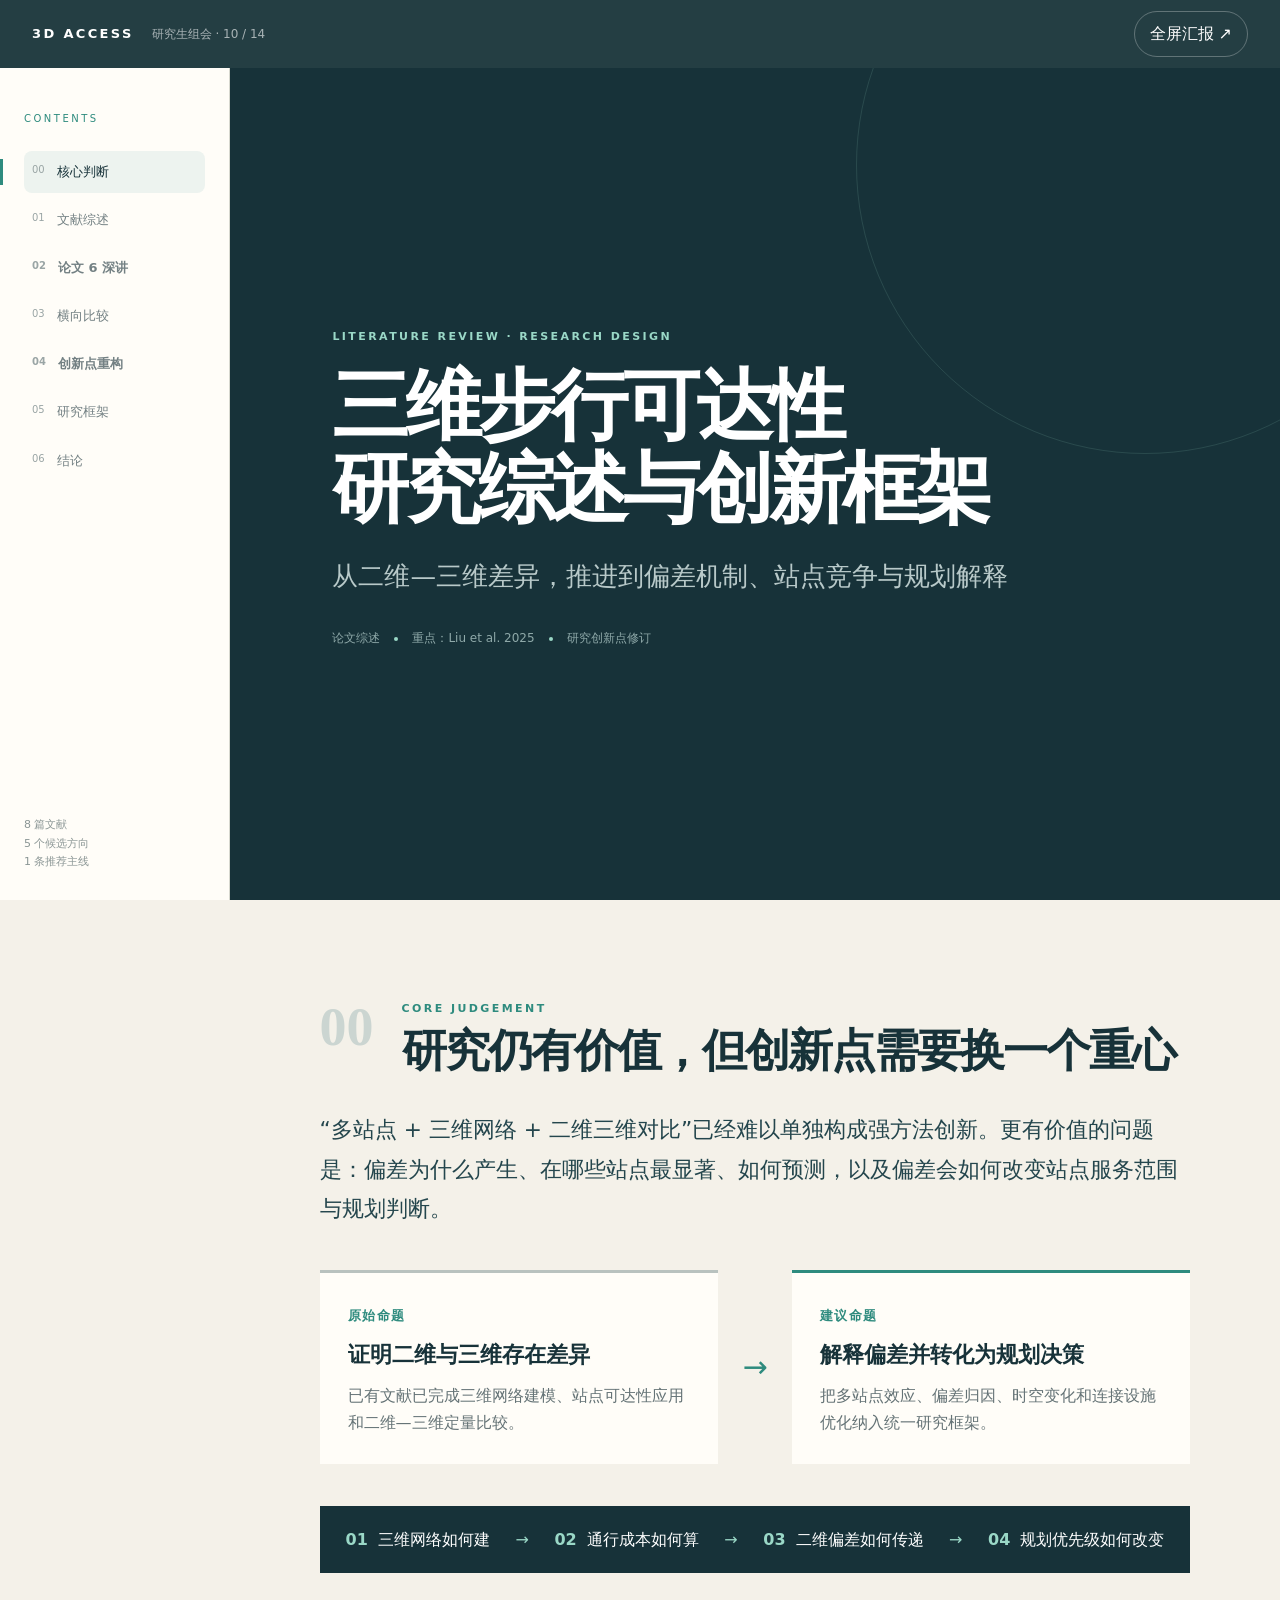
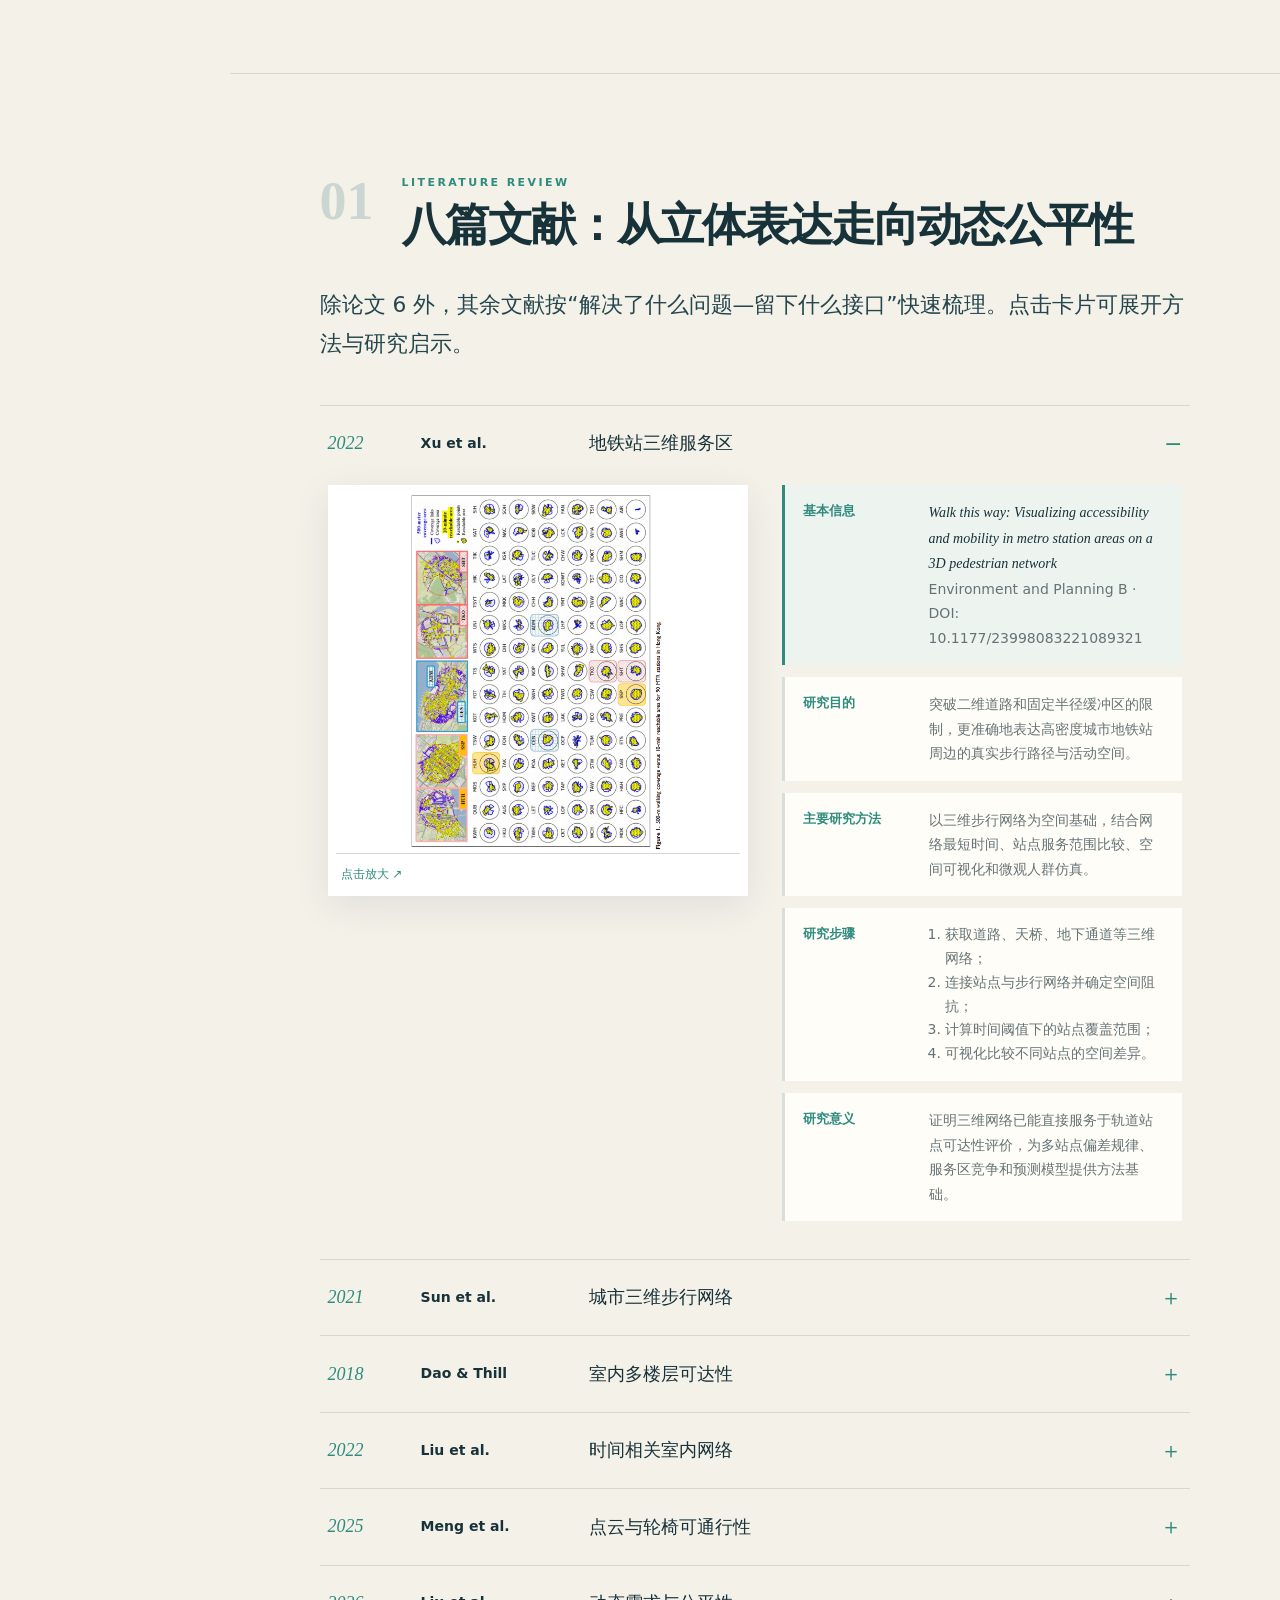
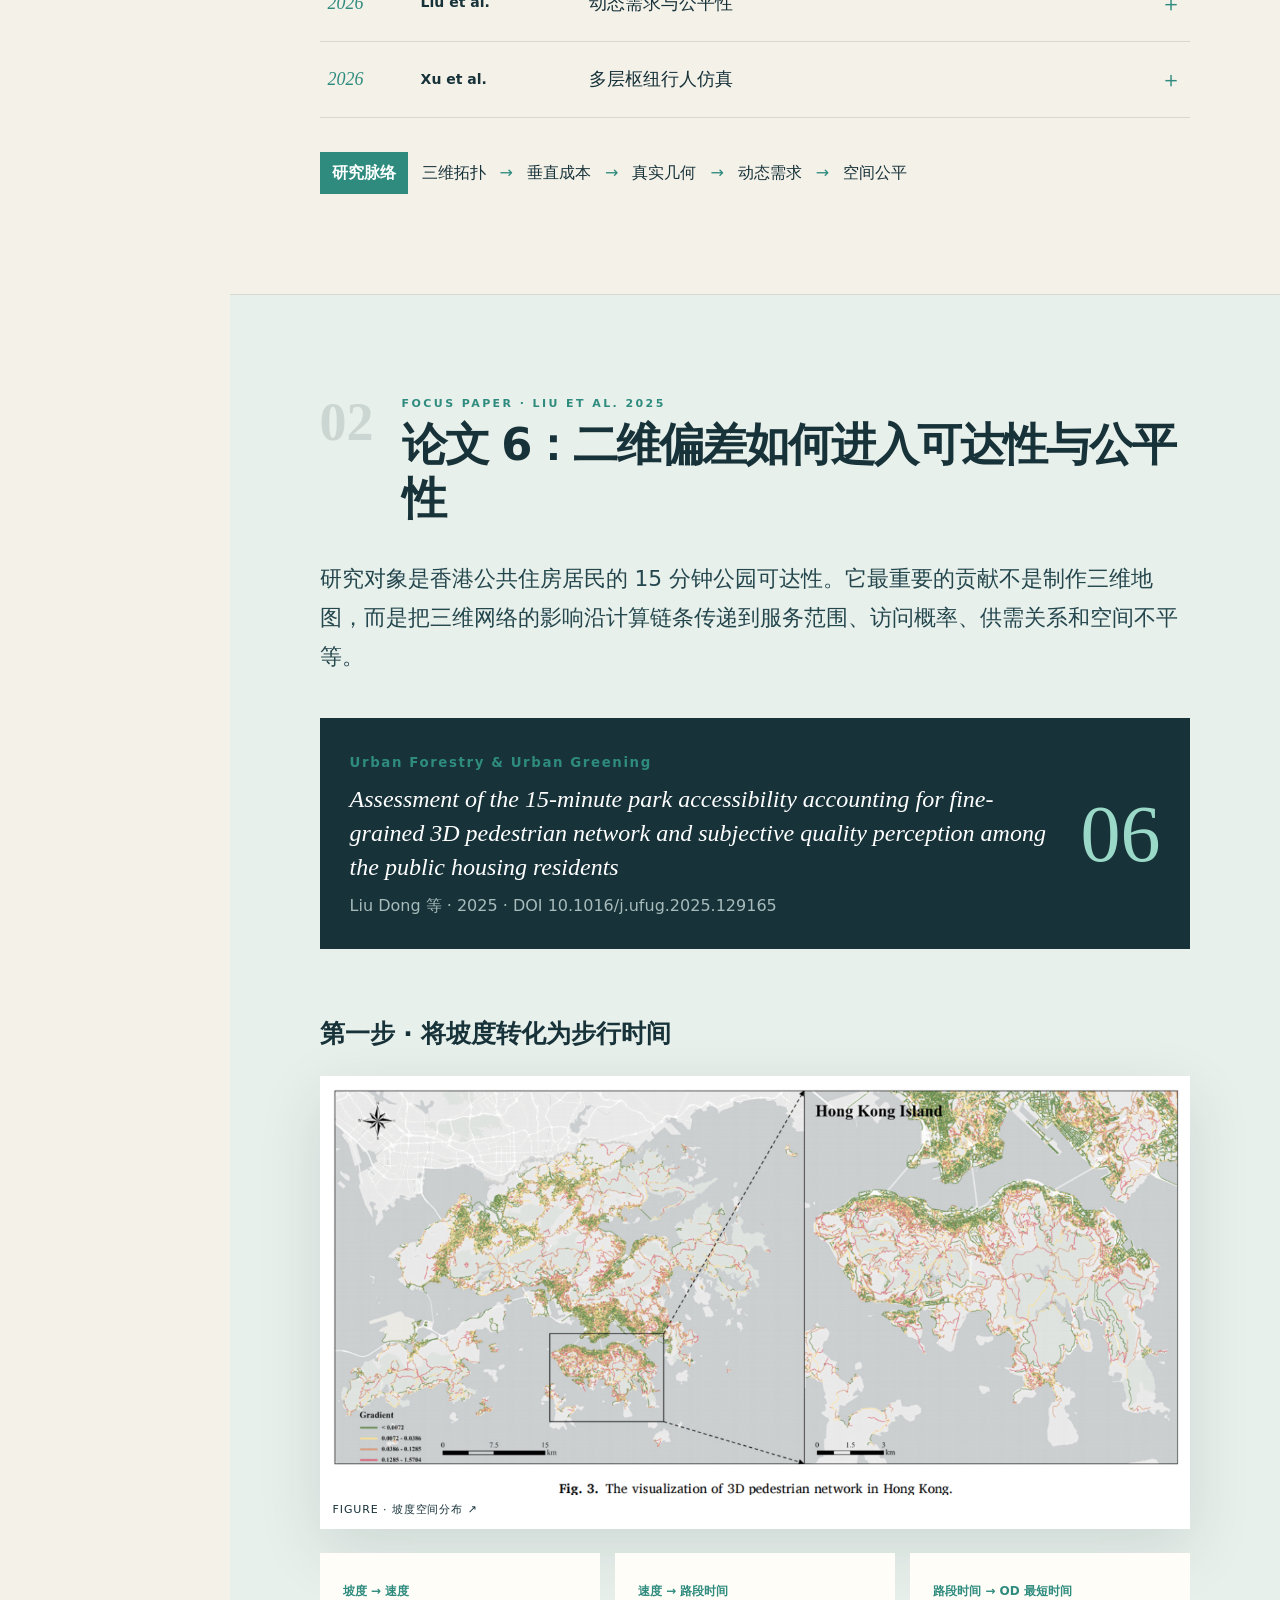
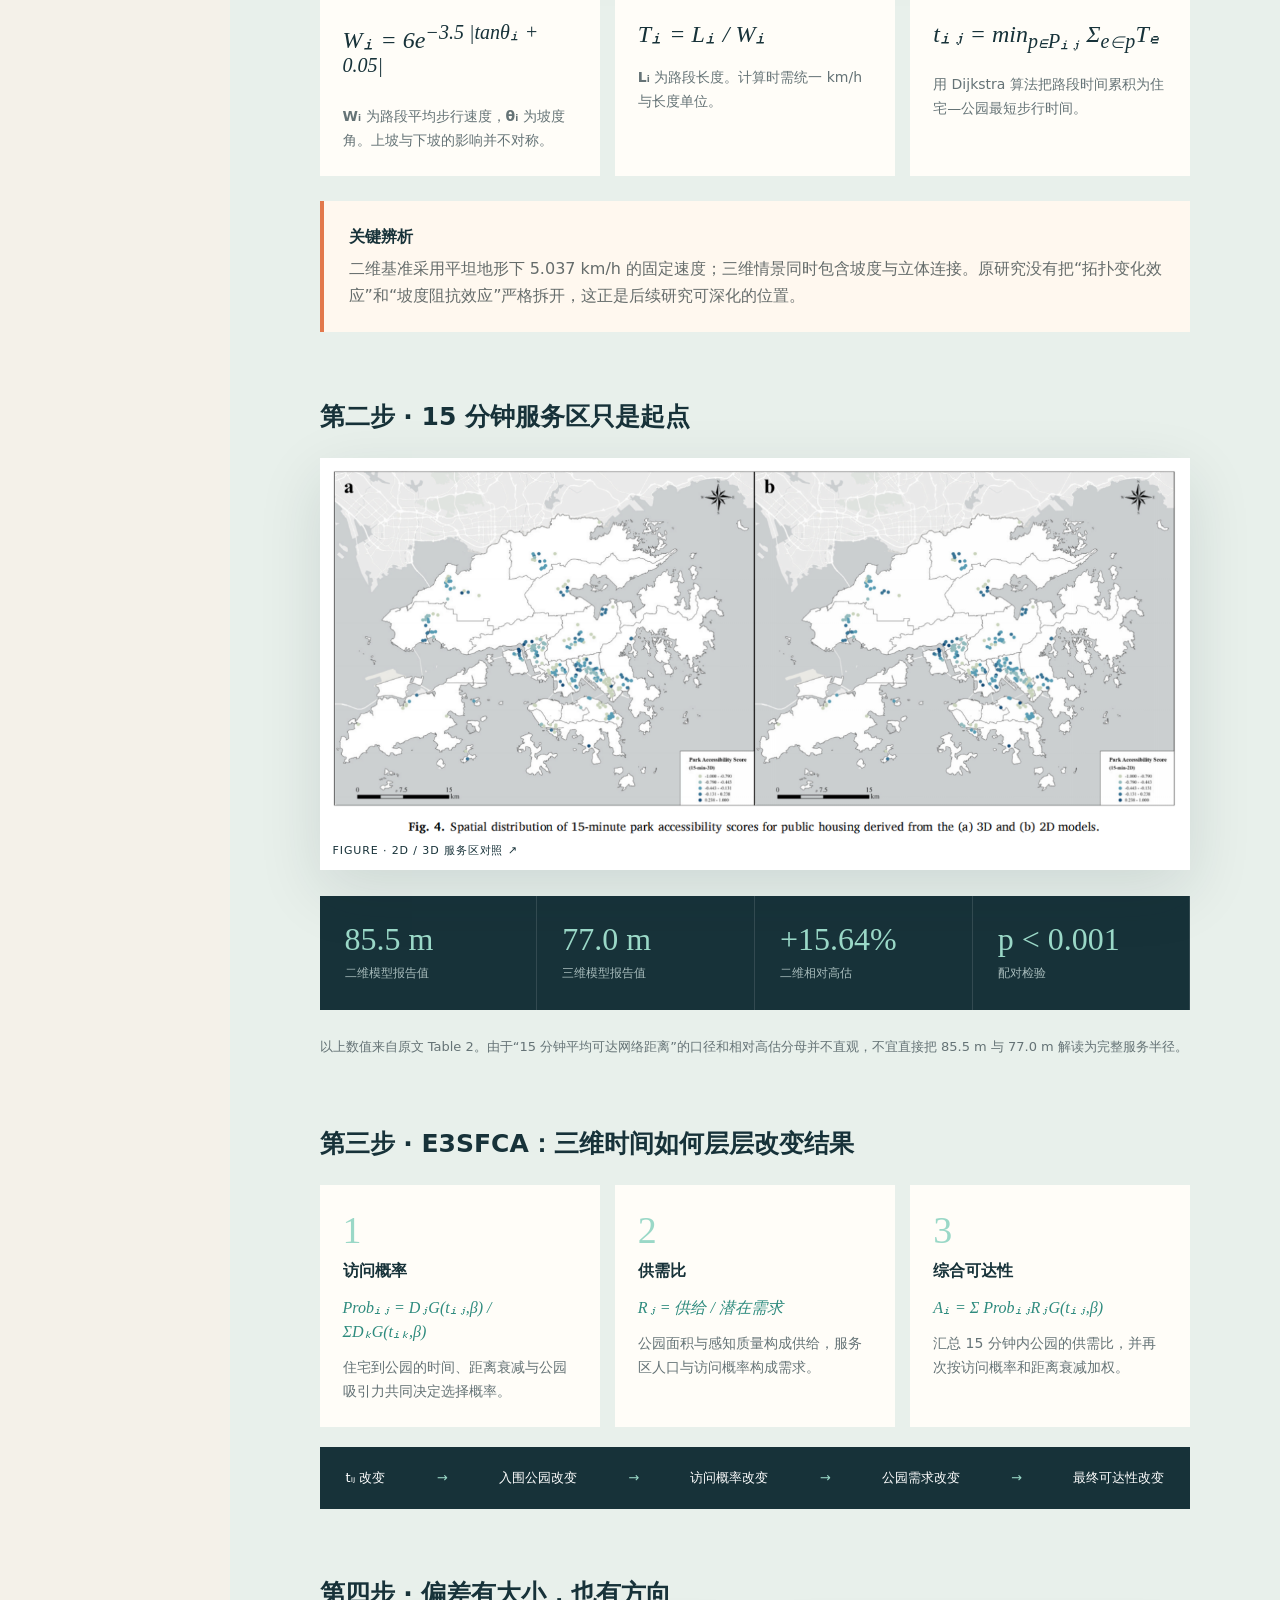
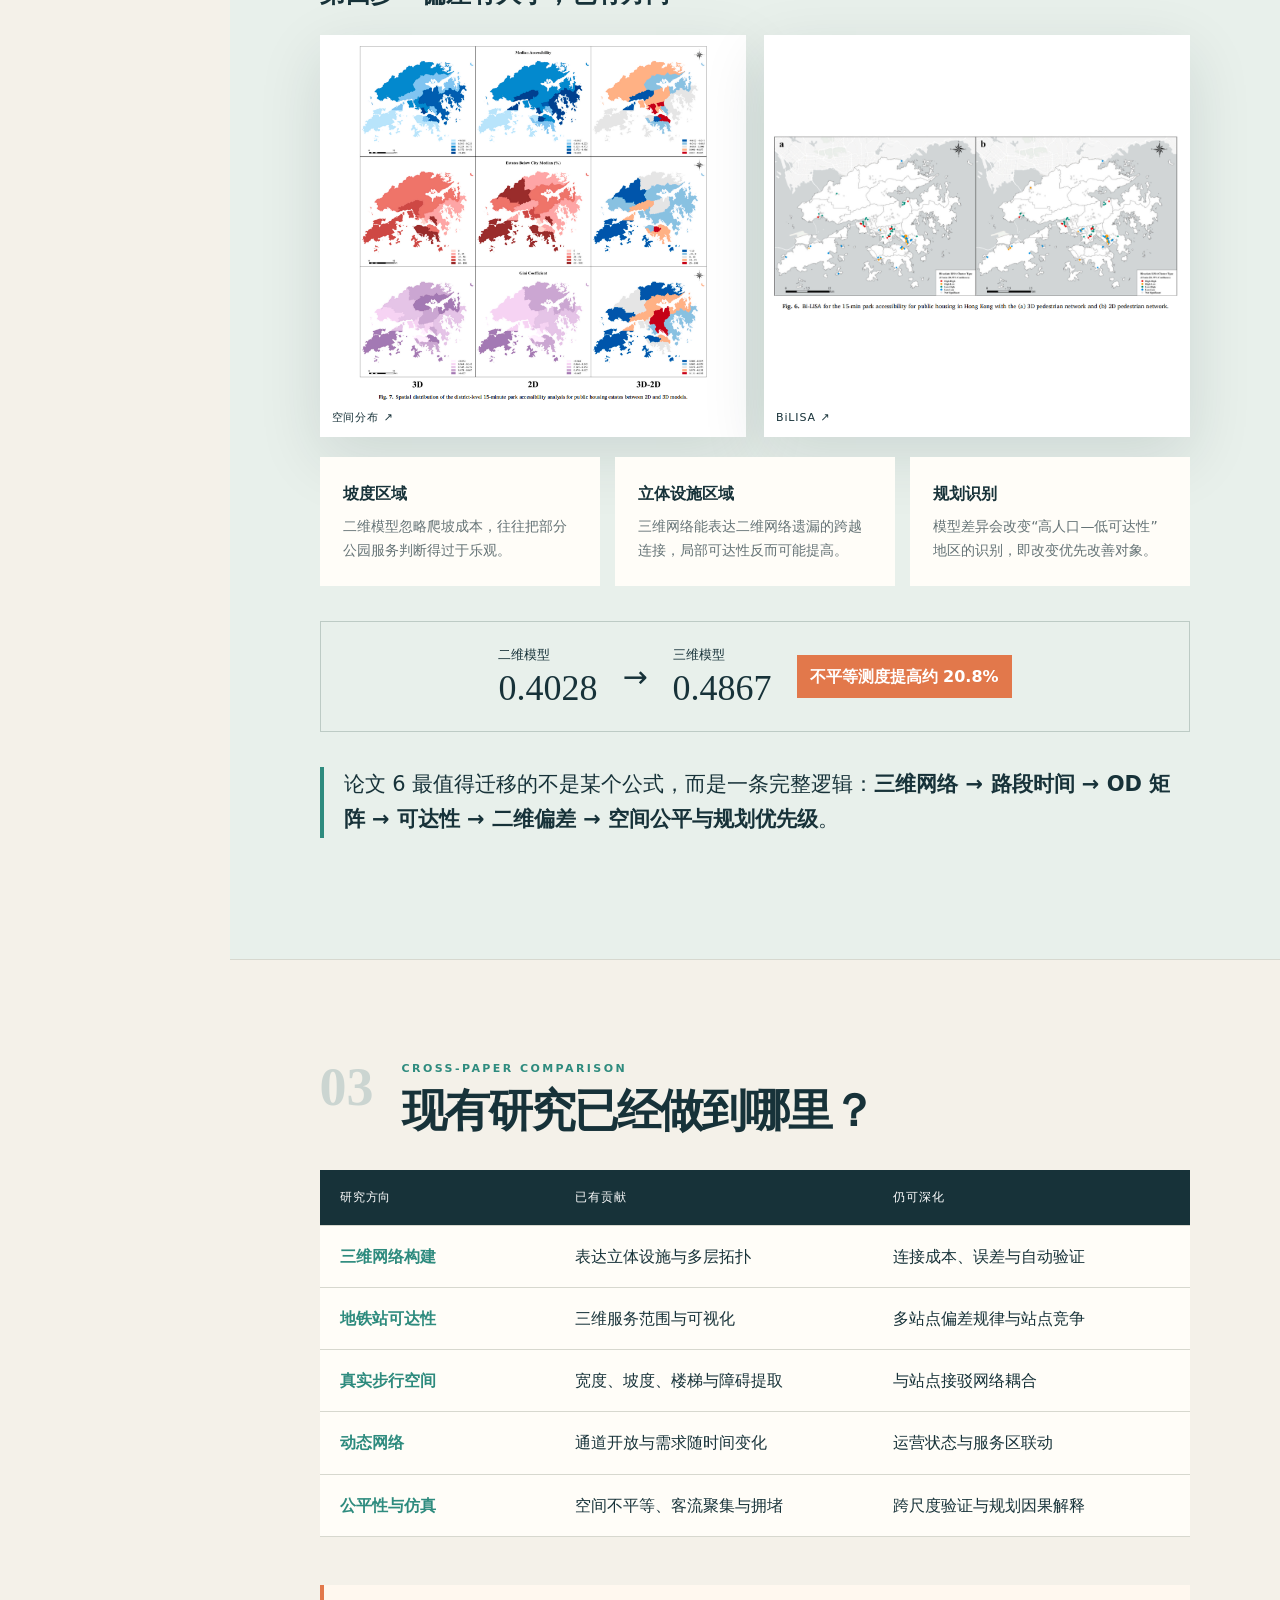
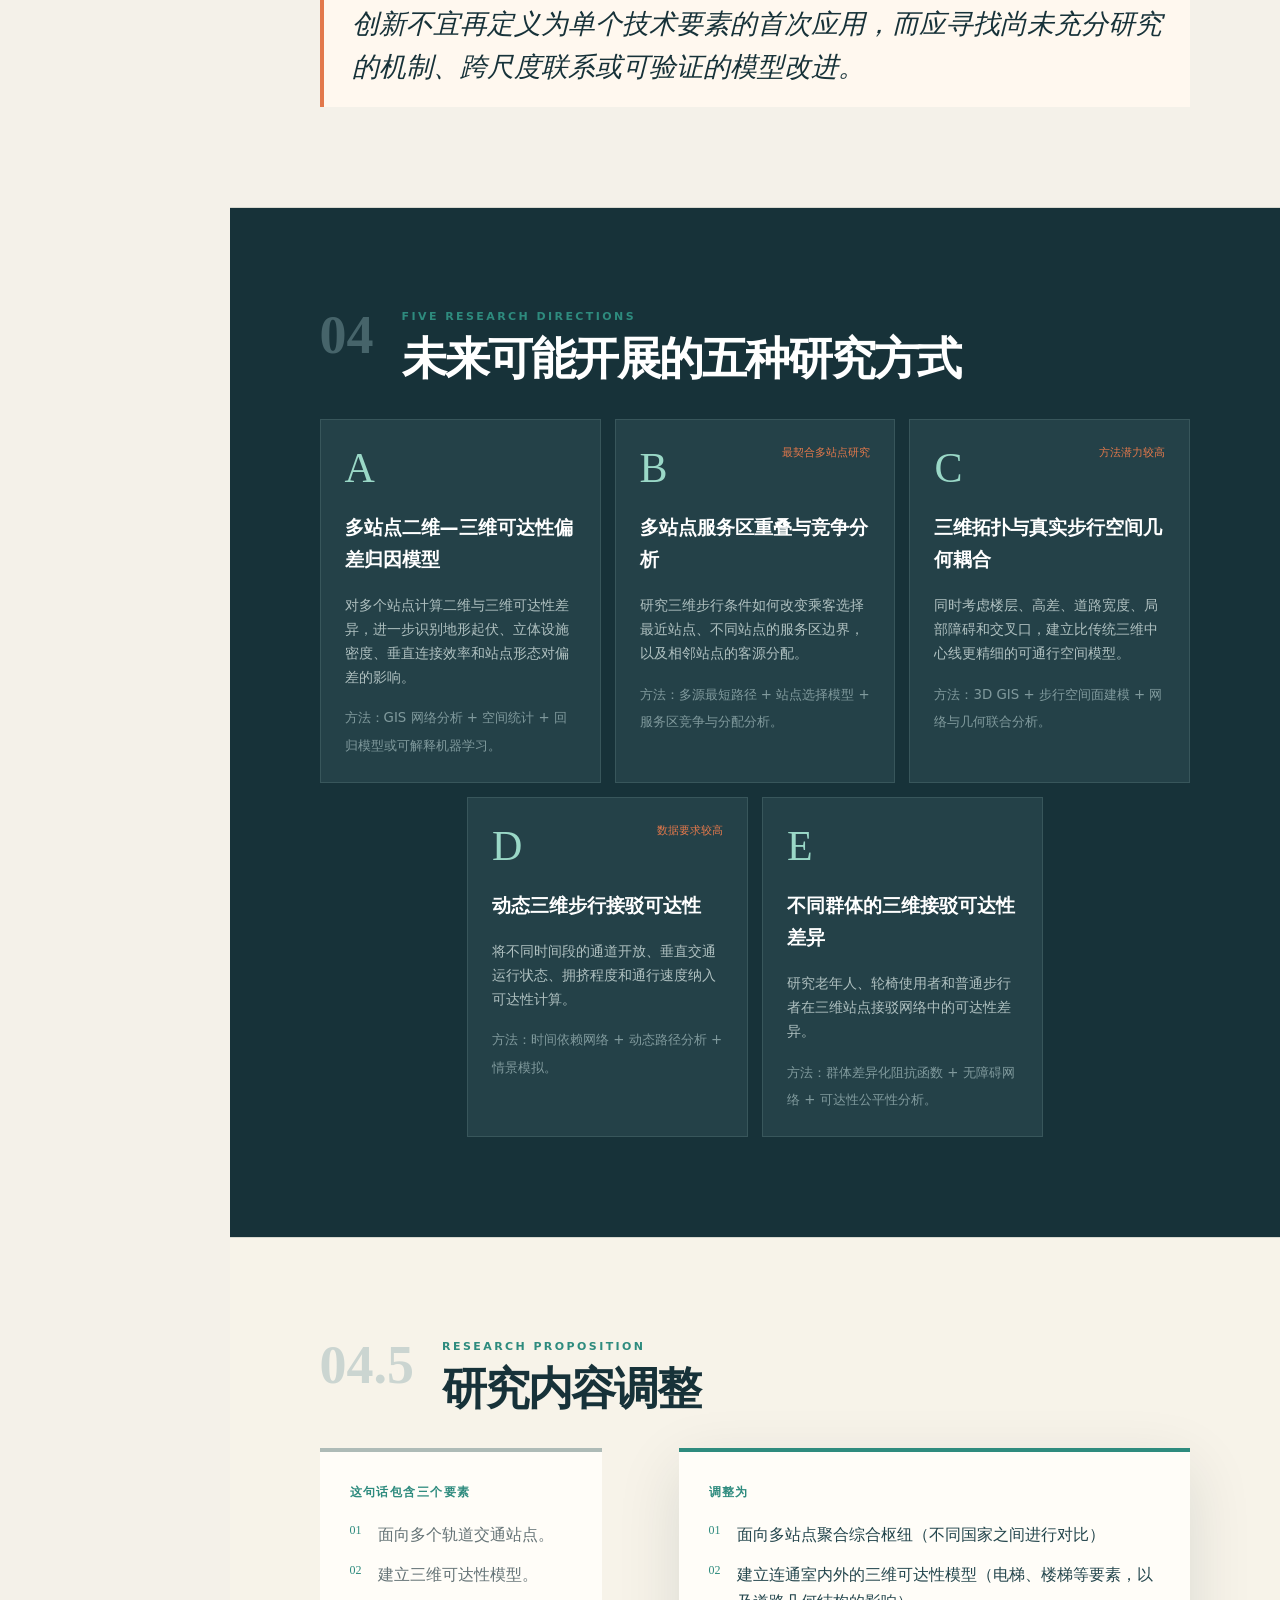
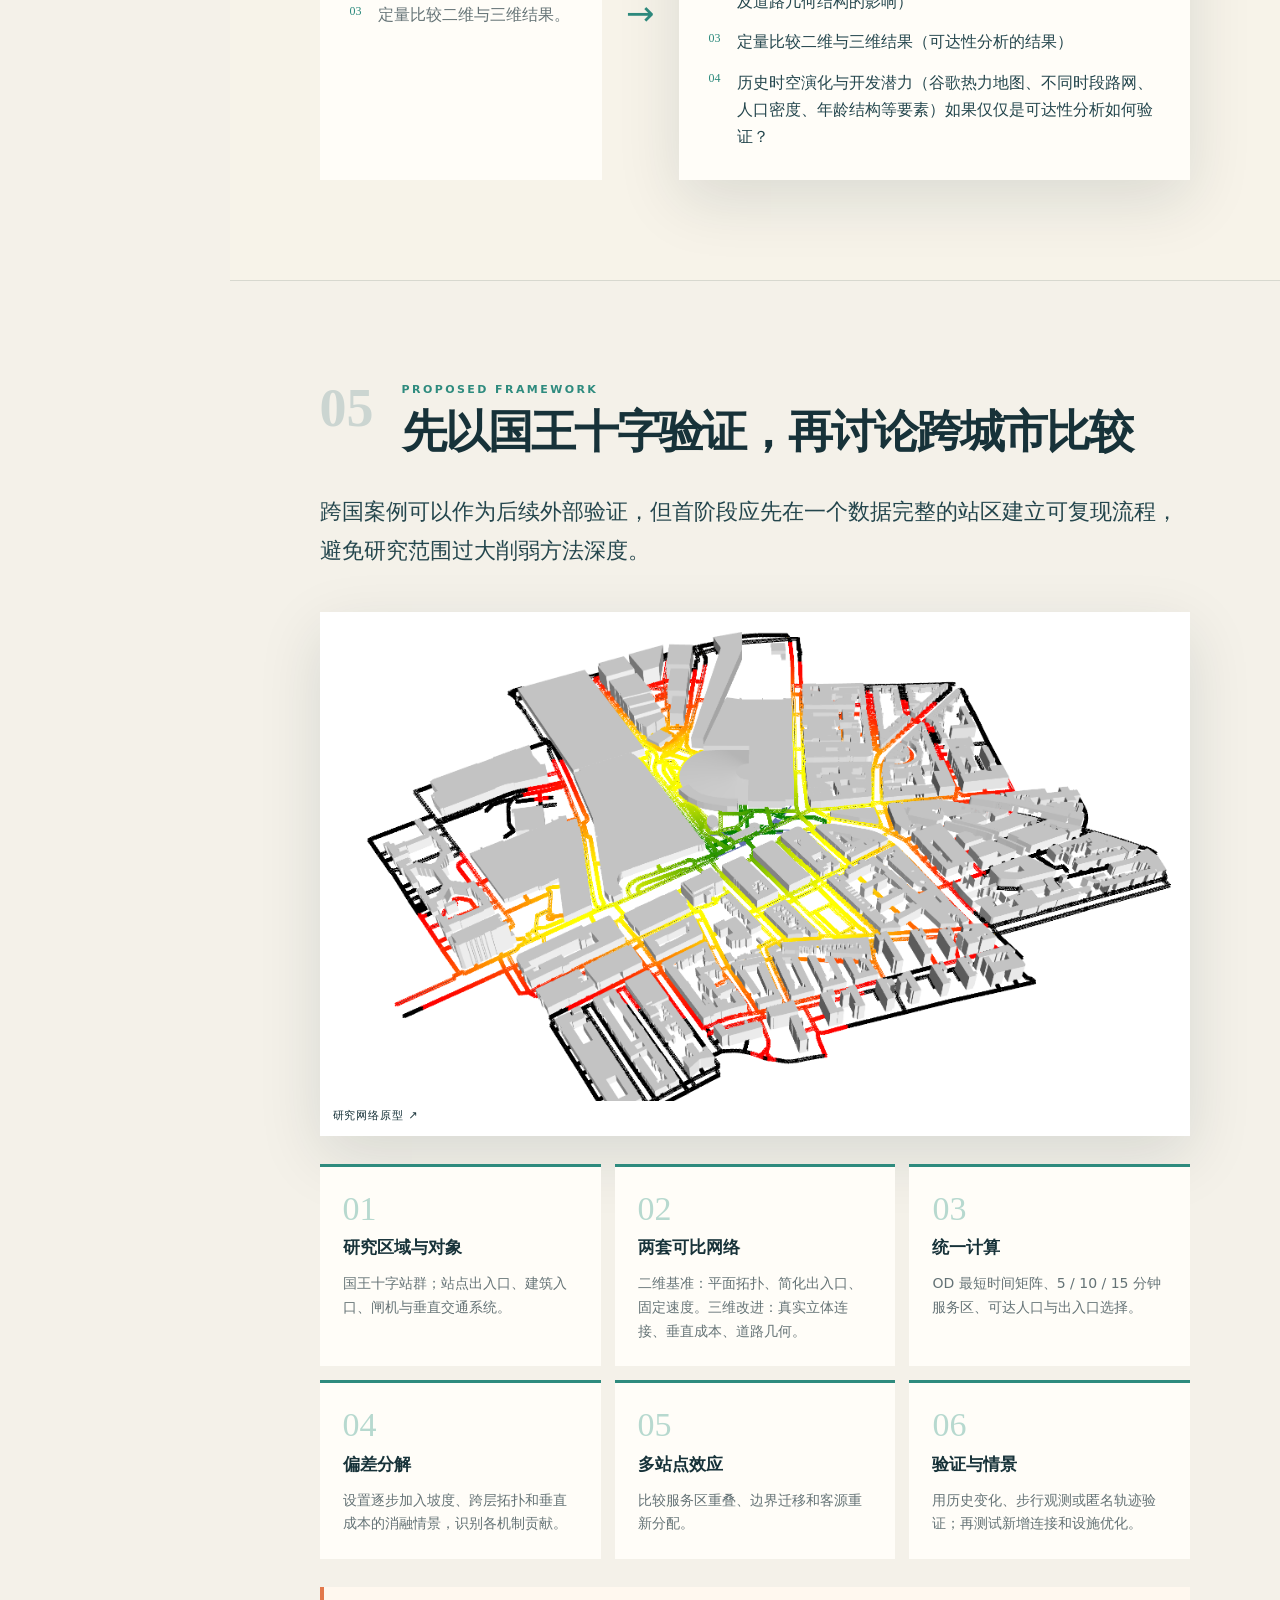
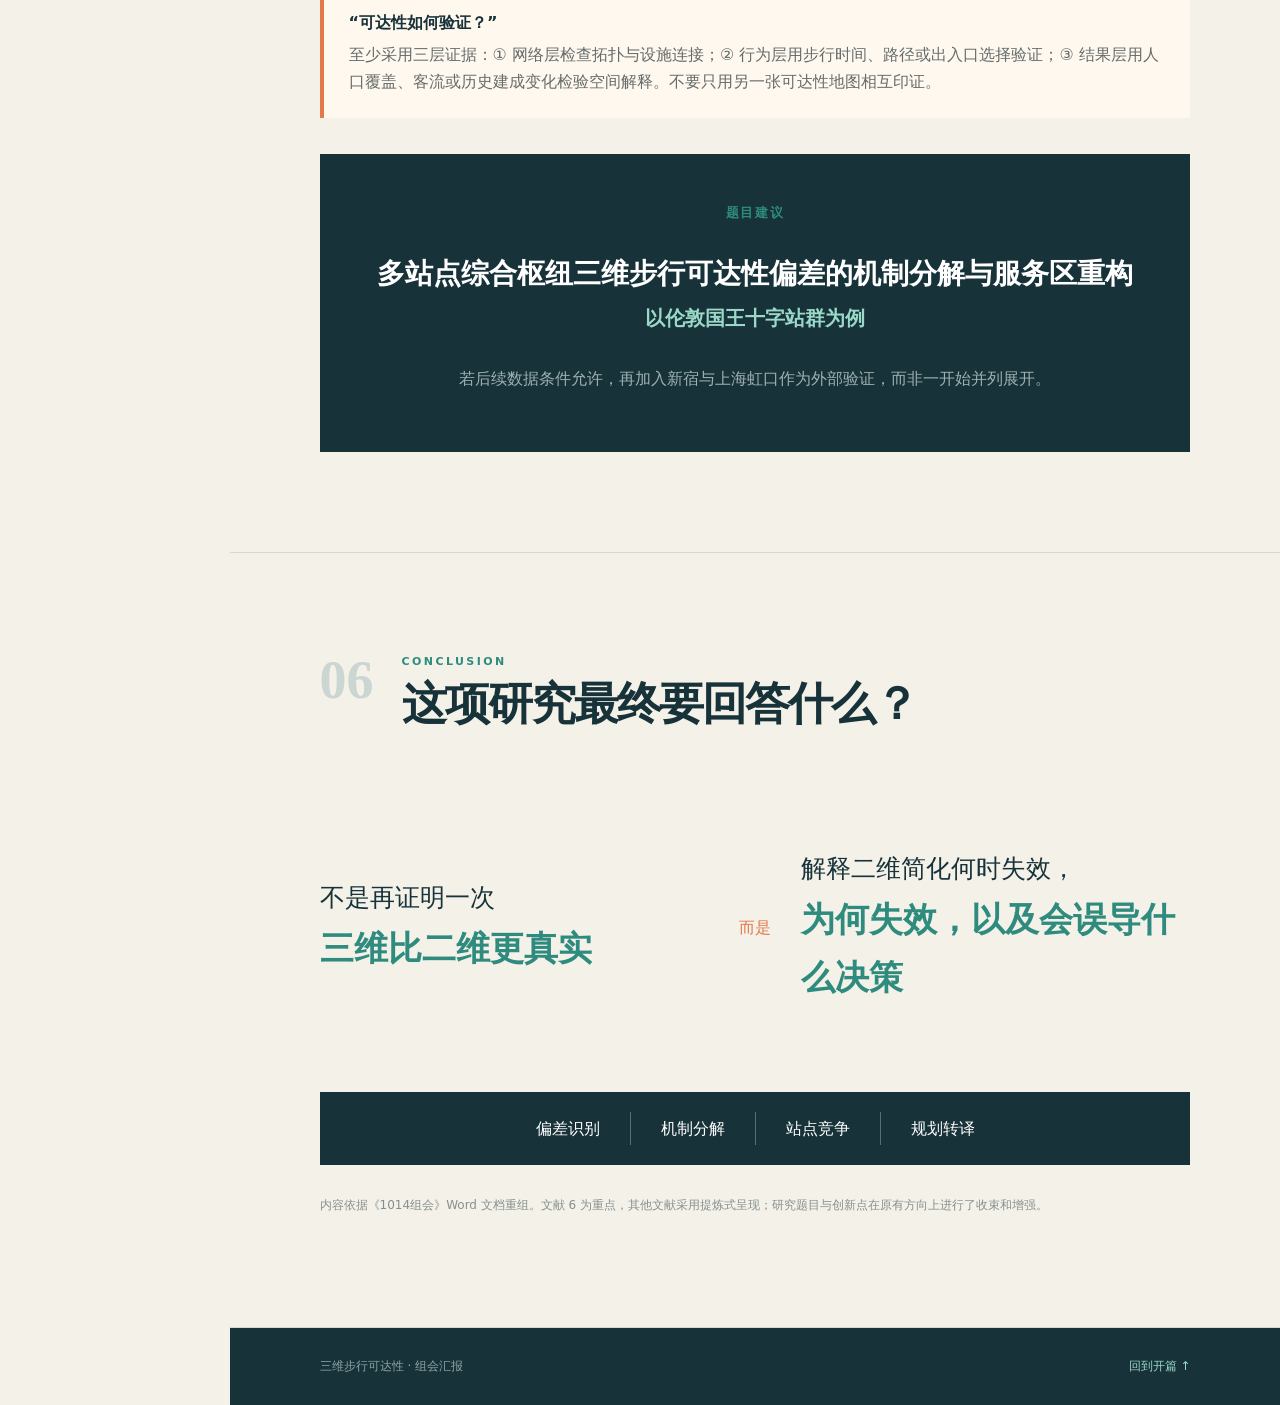
<file: 261014_8EssayReading/index.html>
<!doctype html>
<html lang="zh-CN">
<head>
  <meta charset="utf-8">
  <meta name="viewport" content="width=device-width,initial-scale=1">
  <title>三维步行可达性研究综述与创新框架</title>
  <meta name="description" content="研究生组会汇报：八篇文献综述、论文6深度解析与多站点三维步行可达性研究设计">
  <link rel="icon" type="image/svg+xml" href="data:image/svg+xml,%3Csvg xmlns='http://www.w3.org/2000/svg' viewBox='0 0 32 32'%3E%3Crect width='32' height='32' rx='7' fill='%231b3036'/%3E%3Cpath d='M6 23L15 8l11 15M6 23h20' fill='none' stroke='%237bd5bd' stroke-width='2.5'/%3E%3Ccircle cx='15' cy='8' r='3' fill='white'/%3E%3C/svg%3E">
  <link rel="stylesheet" href="style.css">
</head>
<body>
<a class="skip" href="#overview">跳至正文</a>
<div id="progress"></div>
<header>
  <a href="#top" class="brand"><b>3D ACCESS</b><span>研究生组会 · 10 / 14</span></a>
  <button id="fullscreen">全屏汇报 ↗</button>
</header>
<div class="layout">
  <aside class="rail">
    <div class="rail-title">CONTENTS</div>
    <nav>
      <a href="#overview"><span>00</span>核心判断</a>
      <a href="#review"><span>01</span>文献综述</a>
      <a href="#paper6" class="key"><span>02</span>论文 6 深讲</a>
      <a href="#comparison"><span>03</span>横向比较</a>
      <a href="#innovation" class="key"><span>04</span>创新点重构</a>
      <a href="#framework"><span>05</span>研究框架</a>
      <a href="#conclusion"><span>06</span>结论</a>
    </nav>
    <div class="rail-foot">8 篇文献<br>5 个候选方向<br>1 条推荐主线</div>
  </aside>
  <main id="top">
    <section class="hero">
      <div class="eyebrow">LITERATURE REVIEW · RESEARCH DESIGN</div>
      <h1>三维步行可达性<br>研究综述与创新框架</h1>
      <p>从二维—三维差异，推进到偏差机制、站点竞争与规划解释</p>
      <div class="hero-meta"><span>论文综述</span><i></i><span>重点：Liu et al. 2025</span><i></i><span>研究创新点修订</span></div>
    </section>

    <section id="overview" class="section">
      <div class="section-head"><span>00</span><div><div class="eyebrow">CORE JUDGEMENT</div><h2>研究仍有价值，但创新点需要换一个重心</h2></div></div>
      <p class="lead">“多站点 + 三维网络 + 二维三维对比”已经难以单独构成强方法创新。更有价值的问题是：偏差为什么产生、在哪些站点最显著、如何预测，以及偏差会如何改变站点服务范围与规划判断。</p>
      <div class="decision">
        <div><small>原始命题</small><h3>证明二维与三维存在差异</h3><p>已有文献已完成三维网络建模、站点可达性应用和二维—三维定量比较。</p></div>
        <div class="arrow">→</div>
        <div><small>建议命题</small><h3>解释偏差并转化为规划决策</h3><p>把多站点效应、偏差归因、时空变化和连接设施优化纳入统一研究框架。</p></div>
      </div>
      <div class="storyline">
        <div><b>01</b><span>三维网络如何建</span></div><i>→</i>
        <div><b>02</b><span>通行成本如何算</span></div><i>→</i>
        <div><b>03</b><span>二维偏差如何传递</span></div><i>→</i>
        <div><b>04</b><span>规划优先级如何改变</span></div>
      </div>
    </section>

    <section id="review" class="section">
      <div class="section-head"><span>01</span><div><div class="eyebrow">LITERATURE REVIEW</div><h2>八篇文献：从立体表达走向动态公平性</h2></div></div>
      <p class="lead">除论文 6 外，其余文献按“解决了什么问题—留下什么接口”快速梳理。点击卡片可展开方法与研究启示。</p>
      <div class="timeline">
        <details open><summary><em>2022</em><b>Xu et al.</b><span>地铁站三维服务区</span></summary><div class="paper-detail"><div class="paper-visual"><img src="assets/image1.png" alt="地铁站三维可达性结果"><button class="figure-open" data-src="assets/image1.png" data-caption="Xu et al. 2022：地铁站三维可达性结果">点击放大 ↗</button></div><div class="paper-facts"><div class="bib"><b>基本信息</b><p><cite>Walk this way: Visualizing accessibility and mobility in metro station areas on a 3D pedestrian network</cite><br>Environment and Planning B · DOI: 10.1177/23998083221089321</p></div><div><b>研究目的</b><p>突破二维道路和固定半径缓冲区的限制，更准确地表达高密度城市地铁站周边的真实步行路径与活动空间。</p></div><div><b>主要研究方法</b><p>以三维步行网络为空间基础，结合网络最短时间、站点服务范围比较、空间可视化和微观人群仿真。</p></div><div><b>研究步骤</b><ol><li>获取道路、天桥、地下通道等三维网络；</li><li>连接站点与步行网络并确定空间阻抗；</li><li>计算时间阈值下的站点覆盖范围；</li><li>可视化比较不同站点的空间差异。</li></ol></div><div><b>研究意义</b><p>证明三维网络已能直接服务于轨道站点可达性评价，为多站点偏差规律、服务区竞争和预测模型提供方法基础。</p></div></div></div></details>
        <details><summary><em>2021</em><b>Sun et al.</b><span>城市三维步行网络</span></summary><div class="paper-detail"><div class="paper-visual"><img src="assets/image3.png" alt="香港多层步行网络"><button class="figure-open" data-src="assets/image3.png" data-caption="Sun et al. 2021：香港多层步行网络">点击放大 ↗</button></div><div class="paper-facts"><div class="bib"><b>基本信息</b><p><cite>Connecting the city: A three-dimensional pedestrian network of Hong Kong</cite><br>Environment and Planning B · DOI: 10.1177/2399808319847204</p></div><div><b>研究目的</b><p>构建能够表达高密度城市立体步行系统的三维网络，弥补二维道路无法区分不同高度连接关系的问题。</p></div><div><b>主要研究方法</b><p>在 GIS 中组织不同高程的街道、天桥和地下通道，建立同时包含三维几何与拓扑连接的可计算网络。</p></div><div><b>研究步骤</b><ol><li>收集道路、设施和高程数据；</li><li>区分地面、架空与地下空间；</li><li>校正二维投影中的伪交叉；</li><li>连接楼梯、扶梯等换层设施；</li><li>检验三维连通性并开展网络分析。</li></ol></div><div><b>研究意义</b><p>明确“二维投影相交”不代表真实连通，并提示研究应分别保证几何、拓扑和通行时间的准确性。</p></div></div></div></details>
        <details><summary><em>2018</em><b>Dao & Thill</b><span>室内多楼层可达性</span></summary><div class="paper-detail"><div class="paper-visual"><img src="assets/image5.png" alt="多楼层室内模型"><button class="figure-open" data-src="assets/image5.png" data-caption="Dao & Thill 2018：多楼层室内网络审查">点击放大 ↗</button></div><div class="paper-facts"><div class="bib"><b>基本信息</b><p><cite>Three-dimensional indoor network accessibility auditing for floor plan design</cite><br>Transactions in GIS · DOI: 10.1111/tgis.12310</p></div><div><b>研究目的</b><p>在多楼层建筑内部开展可达性审查，识别空间布局与连接设施对通行的影响。</p></div><div><b>主要研究方法</b><p>将房间、走廊、入口和楼梯等垂直设施转译为节点—边网络，再进行路径与可达性分析。</p></div><div><b>研究步骤</b><ol><li>提取楼层平面与室内结构；</li><li>抽象通行空间、入口和垂直设施；</li><li>连接不同楼层；</li><li>计算空间间路径和可达性；</li><li>在三维环境中审查问题。</li></ol></div><div><b>研究意义</b><p>为站厅、站台、商业空间和室外道路的一体化建模提供了可迁移的室内网络方法。</p></div></div></div></details>
        <details><summary><em>2022</em><b>Liu et al.</b><span>时间相关室内网络</span></summary><div class="paper-detail"><div class="paper-visual"><img src="assets/image8.png" alt="室内网络随时间变化"><button class="figure-open" data-src="assets/image8.png" data-caption="Liu et al. 2022：室内网络的时间变化">点击放大 ↗</button></div><div class="paper-facts"><div class="bib"><b>基本信息</b><p><cite>A spatial data model for accessibility with indoor temporal changes</cite><br>Transactions in GIS · DOI: 10.1111/tgis.13002</p></div><div><b>研究目的</b><p>解决静态网络无法表达室内空间连通关系随开放时间、障碍和设施状态变化的问题。</p></div><div><b>主要研究方法</b><p>在室内网络中加入时间属性，以 <code>G₃ᴅ(t)=(V,E(t))</code> 表达随时间变化的可通行连接集合。</p></div><div><b>研究步骤</b><ol><li>建立室内空间及连接数据结构；</li><li>为可变空间和设施添加时间属性；</li><li>表达状态变化规则；</li><li>生成指定时刻的可通行网络；</li><li>计算相应可达性。</li></ol></div><div><b>研究意义</b><p>使站区分析能够考虑早晚高峰、夜间与商业营业时间差异，为动态三维接驳研究奠定基础。</p></div></div></div></details>
        <details><summary><em>2025</em><b>Meng et al.</b><span>点云与轮椅可通行性</span></summary><div class="paper-detail"><div class="paper-visual"><img src="assets/image10.png" alt="点云中的楼梯和平地识别"><button class="figure-open" data-src="assets/image10.png" data-caption="Meng et al. 2025：点云语义分割与轮椅可通行性">点击放大 ↗</button></div><div class="paper-facts"><div class="bib"><b>基本信息</b><p><cite>From 3D pedestrian networks to wheelable networks</cite><br>Computers, Environment and Urban Systems · DOI: 10.1016/j.compenvurbsys.2025.102255</p></div><div><b>研究目的</b><p>从真实三维街道几何中自动识别影响轮椅通行的坡度、楼梯、宽度和障碍物。</p></div><div><b>主要研究方法</b><p>使用智能手机移动 LiDAR、PointContrast 对比学习语义分割、三维中心线提取和轮椅通行性评价。</p></div><div><b>研究步骤</b><ol><li>采集 31 段香港步行路径点云；</li><li>识别楼梯、平地和障碍；</li><li>提取二维中心线与三维几何基元；</li><li>生成三维中心线网络；</li><li>结合宽度与坡度评价轮椅通行性。</li></ol></div><div><b>研究意义</b><p>证明微观道路几何可以进入网络评价，为站点接驳网络的实测验证与无障碍扩展提供技术路径。</p></div></div></div></details>
        <details><summary><em>2026</em><b>Liu et al.</b><span>动态需求与公平性</span></summary><div class="paper-detail"><div class="paper-visual"><img src="assets/image16.png" alt="不同时段公园热度"><button class="figure-open" data-src="assets/image16.png" data-caption="Liu et al. 2026：动态公园热度与时空公平性">点击放大 ↗</button></div><div class="paper-facts"><div class="bib"><b>基本信息</b><p><cite>A GeoAI-informed floating catchment area framework for assessing spatiotemporal equity of park accessibility</cite><br>Urban Forestry & Urban Greening · DOI: 10.1016/j.ufug.2026.129529</p></div><div><b>研究目的</b><p>结合三维网络、动态需求与老年人口，评估公园可达性的时空公平性。</p></div><div><b>主要研究方法</b><p>地形增强步行网络、Google Maps 动态热度、空间调谐泊松回归参数校准与 E2SFCA。</p></div><div><b>研究步骤</b><ol><li>用 OSM 与 ALOS PALSAR 建立带坡度网络；</li><li>配置建筑尺度老年人口需求；</li><li>构建工作日、周末和分时段热度；</li><li>用 STPR 校准服务距离和衰减参数；</li><li>计算 E2SFCA 并比较时空公平性。</li></ol></div><div><b>研究意义</b><p>推动三维可达性从静态几何走向动态需求和数据驱动校准，但其网络仍不是完整的地下—地面—高架多层拓扑。</p></div></div></div></details>
        <details><summary><em>2026</em><b>Xu et al.</b><span>多层枢纽行人仿真</span></summary><div class="paper-detail"><div class="paper-visual"><img src="assets/image18.png" alt="站内多层行人密度仿真"><button class="figure-open" data-src="assets/image18.png" data-caption="Xu et al. 2026：多层交通枢纽行人仿真">点击放大 ↗</button></div><div class="paper-facts"><div class="bib"><b>基本信息</b><p><cite>A 2D–3D Pedestrian Simulation Framework for Complex Transportation Hubs</cite><br>Multimodal Transportation · DOI: 10.1016/j.multra.2026.100348</p></div><div><b>研究目的</b><p>在多楼层枢纽中模拟客流聚集、层间转移和拥堵演变，并通过负载均衡提升大规模仿真的计算效率。</p></div><div><b>主要研究方法</b><p>基于绍兴北站构建 Legion 微观仿真环境，结合计算负载均衡算法与 Unreal Engine 三维展示。</p></div><div><b>研究步骤</b><ol><li>重建楼层结构与功能分区；</li><li>设置水平空间和垂直设施；</li><li>配置客流生成、速度和路径选择；</li><li>模拟 800–5,000 人/小时需求；</li><li>分析密度、速度、拥堵和计算效率。</li></ol></div><div><b>研究意义</b><p>为站内垂直设施、客流脉冲和动态拥挤阻抗提供参考；同时说明微观仿真与城市级 GIS 可达性需要清晰区分。</p></div></div></div></details>
      </div>
      <div class="review-takeaway"><b>研究脉络</b><span>三维拓扑</span><i>→</i><span>垂直成本</span><i>→</i><span>真实几何</span><i>→</i><span>动态需求</span><i>→</i><span>空间公平</span></div>
    </section>

    <section id="paper6" class="section focus">
      <div class="section-head"><span>02</span><div><div class="eyebrow">FOCUS PAPER · LIU ET AL. 2025</div><h2>论文 6：二维偏差如何进入可达性与公平性</h2></div></div>
      <p class="lead">研究对象是香港公共住房居民的 15 分钟公园可达性。它最重要的贡献不是制作三维地图，而是把三维网络的影响沿计算链条传递到服务范围、访问概率、供需关系和空间不平等。</p>
      <div class="paper-card"><div><small>Urban Forestry & Urban Greening</small><h3>Assessment of the 15-minute park accessibility accounting for fine-grained 3D pedestrian network and subjective quality perception among the public housing residents</h3><p>Liu Dong 等 · 2025 · DOI 10.1016/j.ufug.2025.129165</p></div><b>06</b></div>
      
      <h3 class="subhead">第一步 · 将坡度转化为步行时间</h3>
      <button class="wide-figure figure-open" data-src="assets/image11.png" data-caption="香港三维步行网络及坡度空间分布">
        <img src="assets/image11.png" alt="香港三维步行网络及坡度空间分布"><span>FIGURE · 坡度空间分布 ↗</span>
      </button>
      <div class="equations">
        <article><span>坡度 → 速度</span><div class="formula">Wᵢ = 6e<sup>−3.5 |tanθᵢ + 0.05|</sup></div><p><b>Wᵢ</b> 为路段平均步行速度，<b>θᵢ</b> 为坡度角。上坡与下坡的影响并不对称。</p></article>
        <article><span>速度 → 路段时间</span><div class="formula">Tᵢ = Lᵢ / Wᵢ</div><p><b>Lᵢ</b> 为路段长度。计算时需统一 km/h 与长度单位。</p></article>
        <article><span>路段时间 → OD 最短时间</span><div class="formula">tᵢⱼ = min<sub>p∈Pᵢⱼ</sub> Σ<sub>e∈p</sub>Tₑ</div><p>用 Dijkstra 算法把路段时间累积为住宅—公园最短步行时间。</p></article>
      </div>
      <aside class="note"><b>关键辨析</b><p>二维基准采用平坦地形下 5.037 km/h 的固定速度；三维情景同时包含坡度与立体连接。原研究没有把“拓扑变化效应”和“坡度阻抗效应”严格拆开，这正是后续研究可深化的位置。</p></aside>

      <h3 class="subhead">第二步 · 15 分钟服务区只是起点</h3>
      <button class="wide-figure figure-open" data-src="assets/image12.png" data-caption="二维与三维网络下的15分钟公园可达关系">
        <img src="assets/image12.png" alt="二维与三维网络下的15分钟公园可达关系"><span>FIGURE · 2D / 3D 服务区对照 ↗</span>
      </button>
      <div class="metrics">
        <div><b>85.5 m</b><span>二维模型报告值</span></div><div><b>77.0 m</b><span>三维模型报告值</span></div><div><b>+15.64%</b><span>二维相对高估</span></div><div><b>p &lt; 0.001</b><span>配对检验</span></div>
      </div>
      <p class="caption-note">以上数值来自原文 Table 2。由于“15 分钟平均可达网络距离”的口径和相对高估分母并不直观，不宜直接把 85.5 m 与 77.0 m 解读为完整服务半径。</p>

      <h3 class="subhead">第三步 · E3SFCA：三维时间如何层层改变结果</h3>
      <div class="method-flow">
        <article><b>1</b><h4>访问概率</h4><div class="mini-formula">Probᵢⱼ = DⱼG(tᵢⱼ,β) / ΣDₖG(tᵢₖ,β)</div><p>住宅到公园的时间、距离衰减与公园吸引力共同决定选择概率。</p></article>
        <article><b>2</b><h4>供需比</h4><div class="mini-formula">Rⱼ = 供给 / 潜在需求</div><p>公园面积与感知质量构成供给，服务区人口与访问概率构成需求。</p></article>
        <article><b>3</b><h4>综合可达性</h4><div class="mini-formula">Aᵢ = Σ ProbᵢⱼRⱼG(tᵢⱼ,β)</div><p>汇总 15 分钟内公园的供需比，并再次按访问概率和距离衰减加权。</p></article>
      </div>
      <div class="cascade"><span>tᵢⱼ 改变</span><i>→</i><span>入围公园改变</span><i>→</i><span>访问概率改变</span><i>→</i><span>公园需求改变</span><i>→</i><span>最终可达性改变</span></div>

      <h3 class="subhead">第四步 · 偏差有大小，也有方向</h3>
      <div class="image-pair">
        <button class="figure-open" data-src="assets/image13.png" data-caption="三维、二维及差值的可达性空间分布"><img src="assets/image13.png" alt="三维二维可达性空间分布"><span>空间分布 ↗</span></button>
        <button class="figure-open" data-src="assets/image14.png" data-caption="二维与三维模型下的BiLISA空间类型"><img src="assets/image14.png" alt="二维三维模型下的空间不平等类型"><span>BiLISA ↗</span></button>
      </div>
      <div class="interpretation">
        <article><h4>坡度区域</h4><p>二维模型忽略爬坡成本，往往把部分公园服务判断得过于乐观。</p></article>
        <article><h4>立体设施区域</h4><p>三维网络能表达二维网络遗漏的跨越连接，局部可达性反而可能提高。</p></article>
        <article><h4>规划识别</h4><p>模型差异会改变“高人口—低可达性”地区的识别，即改变优先改善对象。</p></article>
      </div>
      <div class="gini"><div><small>二维模型</small><b>0.4028</b></div><i>→</i><div><small>三维模型</small><b>0.4867</b></div><strong>不平等测度提高约 20.8%</strong></div>
      <p class="takeaway">论文 6 最值得迁移的不是某个公式，而是一条完整逻辑：<b>三维网络 → 路段时间 → OD 矩阵 → 可达性 → 二维偏差 → 空间公平与规划优先级</b>。</p>
    </section>

    <section id="comparison" class="section">
      <div class="section-head"><span>03</span><div><div class="eyebrow">CROSS-PAPER COMPARISON</div><h2>现有研究已经做到哪里？</h2></div></div>
      <div class="matrix">
        <div class="matrix-head"><span>研究方向</span><span>已有贡献</span><span>仍可深化</span></div>
        <div><b>三维网络构建</b><span>表达立体设施与多层拓扑</span><span>连接成本、误差与自动验证</span></div>
        <div><b>地铁站可达性</b><span>三维服务范围与可视化</span><span>多站点偏差规律与站点竞争</span></div>
        <div><b>真实步行空间</b><span>宽度、坡度、楼梯与障碍提取</span><span>与站点接驳网络耦合</span></div>
        <div><b>动态网络</b><span>通道开放与需求随时间变化</span><span>运营状态与服务区联动</span></div>
        <div><b>公平性与仿真</b><span>空间不平等、客流聚集与拥堵</span><span>跨尺度验证与规划因果解释</span></div>
      </div>
      <blockquote>创新不宜再定义为单个技术要素的首次应用，而应寻找尚未充分研究的机制、跨尺度联系或可验证的模型改进。</blockquote>
    </section>

    <section id="innovation" class="section focus-alt">
      <div class="section-head"><span>04</span><div><div class="eyebrow">FIVE RESEARCH DIRECTIONS</div><h2>未来可能开展的五种研究方式</h2></div></div>
      <div class="directions">
        <article><div><b>A</b></div><h3>多站点二维—三维可达性偏差归因模型</h3><p>对多个站点计算二维与三维可达性差异，进一步识别地形起伏、立体设施密度、垂直连接效率和站点形态对偏差的影响。</p><small>方法：GIS 网络分析 + 空间统计 + 回归模型或可解释机器学习。</small></article>
        <article><div><b>B</b><span>最契合多站点研究</span></div><h3>多站点服务区重叠与竞争分析</h3><p>研究三维步行条件如何改变乘客选择最近站点、不同站点的服务区边界，以及相邻站点的客源分配。</p><small>方法：多源最短路径 + 站点选择模型 + 服务区竞争与分配分析。</small></article>
        <article><div><b>C</b><span>方法潜力较高</span></div><h3>三维拓扑与真实步行空间几何耦合</h3><p>同时考虑楼层、高差、道路宽度、局部障碍和交叉口，建立比传统三维中心线更精细的可通行空间模型。</p><small>方法：3D GIS + 步行空间面建模 + 网络与几何联合分析。</small></article>
        <article><div><b>D</b><span>数据要求较高</span></div><h3>动态三维步行接驳可达性</h3><p>将不同时间段的通道开放、垂直交通运行状态、拥挤程度和通行速度纳入可达性计算。</p><small>方法：时间依赖网络 + 动态路径分析 + 情景模拟。</small></article>
        <article><div><b>E</b></div><h3>不同群体的三维接驳可达性差异</h3><p>研究老年人、轮椅使用者和普通步行者在三维站点接驳网络中的可达性差异。</p><small>方法：群体差异化阻抗函数 + 无障碍网络 + 可达性公平性分析。</small></article>
      </div>
    </section>

    <section class="section proposition-shift" aria-labelledby="proposition-title">
      <div class="section-head"><span>04.5</span><div><div class="eyebrow">RESEARCH PROPOSITION</div><h2 id="proposition-title">研究内容调整</h2></div></div>
      <div class="proposition-grid">
        <article class="proposition-before">
          <small>这句话包含三个要素</small>
          <ul>
            <li>面向多个轨道交通站点。</li>
            <li>建立三维可达性模型。</li>
            <li>定量比较二维与三维结果。</li>
          </ul>
        </article>
        <div class="proposition-arrow" aria-hidden="true">→</div>
        <article class="proposition-after">
          <small>调整为</small>
          <ul>
            <li>面向多站点聚合综合枢纽（不同国家之间进行对比）</li>
            <li>建立连通室内外的三维可达性模型（电梯、楼梯等要素，以及道路几何结构的影响）</li>
            <li>定量比较二维与三维结果（可达性分析的结果）</li>
            <li>历史时空演化与开发潜力（谷歌热力地图、不同时段路网、人口密度、年龄结构等要素）如果仅仅是可达性分析如何验证？</li>
          </ul>
        </article>
      </div>
    </section>

    <section id="framework" class="section">
      <div class="section-head"><span>05</span><div><div class="eyebrow">PROPOSED FRAMEWORK</div><h2>先以国王十字验证，再讨论跨城市比较</h2></div></div>
      <p class="lead">跨国案例可以作为后续外部验证，但首阶段应先在一个数据完整的站区建立可复现流程，避免研究范围过大削弱方法深度。</p>
      <button class="wide-figure figure-open network-main" data-src="assets/image19.png" data-caption="多站点三维网络与通行成本示意">
        <img src="assets/image19.png" alt="多站点三维网络与通行成本示意"><span>研究网络原型 ↗</span>
      </button>
      <div class="framework-steps">
        <article><b>01</b><h4>研究区域与对象</h4><p>国王十字站群；站点出入口、建筑入口、闸机与垂直交通系统。</p></article>
        <article><b>02</b><h4>两套可比网络</h4><p>二维基准：平面拓扑、简化出入口、固定速度。三维改进：真实立体连接、垂直成本、道路几何。</p></article>
        <article><b>03</b><h4>统一计算</h4><p>OD 最短时间矩阵、5 / 10 / 15 分钟服务区、可达人口与出入口选择。</p></article>
        <article><b>04</b><h4>偏差分解</h4><p>设置逐步加入坡度、跨层拓扑和垂直成本的消融情景，识别各机制贡献。</p></article>
        <article><b>05</b><h4>多站点效应</h4><p>比较服务区重叠、边界迁移和客源重新分配。</p></article>
        <article><b>06</b><h4>验证与情景</h4><p>用历史变化、步行观测或匿名轨迹验证；再测试新增连接和设施优化。</p></article>
      </div>
      <aside class="note"><b>“可达性如何验证？”</b><p>至少采用三层证据：① 网络层检查拓扑与设施连接；② 行为层用步行时间、路径或出入口选择验证；③ 结果层用人口覆盖、客流或历史建成变化检验空间解释。不要只用另一张可达性地图相互印证。</p></aside>
      <div class="title-proposal"><small>题目建议</small><h3>多站点综合枢纽三维步行可达性偏差的机制分解与服务区重构<br><span>以伦敦国王十字站群为例</span></h3><p>若后续数据条件允许，再加入新宿与上海虹口作为外部验证，而非一开始并列展开。</p></div>
    </section>

    <section id="conclusion" class="section conclusion">
      <div class="section-head"><span>06</span><div><div class="eyebrow">CONCLUSION</div><h2>这项研究最终要回答什么？</h2></div></div>
      <div class="closing">
        <p>不是再证明一次<br><b>三维比二维更真实</b></p>
        <i>而是</i>
        <p>解释二维简化何时失效，<br><b>为何失效，以及会误导什么决策</b></p>
      </div>
      <div class="closing-line"><span>偏差识别</span><span>机制分解</span><span>站点竞争</span><span>规划转译</span></div>
      <p class="sources">内容依据《1014组会》Word 文档重组。文献 6 为重点，其他文献采用提炼式呈现；研究题目与创新点在原有方向上进行了收束和增强。</p>
    </section>
    <footer><span>三维步行可达性 · 组会汇报</span><a href="#top">回到开篇 ↑</a></footer>
  </main>
</div>

<dialog id="viewer">
  <div class="viewer-bar"><span id="viewer-caption" aria-live="polite"></span><div><button id="prev">←</button><button id="next">→</button><button id="zoom">放大</button><button id="close">关闭 ×</button></div></div>
  <div class="viewer-canvas"><img id="viewer-image" alt=""></div>
  <div class="viewer-help">A / ← 上一张　D / → 下一张　Esc 关闭</div>
</dialog>
<script src="app.js"></script>
</body>
</html>
</file>
<file: 261014_8EssayReading/style.css>
:root{--ink:#173239;--ink2:#24464d;--teal:#2e8b7e;--mint:#9ad8c7;--paper:#f4f1e9;--white:#fffdf8;--line:#d7d8cf;--muted:#657376;--orange:#e2784b;--shadow:0 20px 60px rgba(15,45,50,.12)}
html,body{overflow-x:hidden}
*{box-sizing:border-box}html{scroll-behavior:smooth;scroll-padding-top:82px}body{margin:0;background:var(--paper);color:var(--ink);font-family:"Noto Sans SC","Microsoft YaHei",system-ui,sans-serif;line-height:1.7}button,a{font:inherit}button{color:inherit}.skip{position:fixed;left:1rem;top:-4rem;z-index:99;background:#fff;padding:.7rem 1rem}.skip:focus{top:1rem}#progress{position:fixed;left:0;top:0;height:3px;background:var(--mint);z-index:100;width:0}header{height:68px;position:fixed;inset:0 0 auto 0;z-index:50;background:rgba(23,50,57,.94);backdrop-filter:blur(14px);display:flex;align-items:center;justify-content:space-between;padding:0 32px;color:white}.brand{display:flex;align-items:center;gap:18px;color:white;text-decoration:none}.brand b{font-size:13px;letter-spacing:.18em}.brand span{font-size:12px;opacity:.6}#fullscreen{border:1px solid rgba(255,255,255,.28);border-radius:999px;background:transparent;color:white;padding:8px 15px;cursor:pointer}.layout{padding-top:68px}.rail{position:fixed;left:0;top:68px;bottom:0;width:230px;background:var(--white);border-right:1px solid var(--line);padding:42px 24px;z-index:10}.rail-title{font-size:10px;letter-spacing:.25em;color:var(--teal);margin-bottom:24px}.rail nav{display:grid;gap:6px}.rail nav a{position:relative;display:flex;gap:12px;padding:10px 8px;color:#738083;text-decoration:none;font-size:13px;border-radius:8px;transition:.2s}.rail nav a span{font-variant-numeric:tabular-nums;font-size:10px;color:#9aa5a5}.rail nav a:hover,.rail nav a.active{color:var(--ink);background:#edf3ef}.rail nav a.active:before{content:"";position:absolute;left:-24px;top:8px;bottom:8px;width:3px;background:var(--teal)}.rail nav a.key{font-weight:700}.rail-foot{position:absolute;bottom:28px;font-size:11px;color:#8b9695;line-height:1.7}.layout main{margin-left:230px}.hero{min-height:calc(100vh - 68px);background:var(--ink);color:white;position:relative;overflow:hidden;padding:8vh 8vw 7vh;display:flex;flex-direction:column;justify-content:center}.hero:before{content:"";position:absolute;width:45vw;height:45vw;border:1px solid rgba(154,216,199,.14);border-radius:50%;right:-12vw;top:-15vw}.eyebrow{font-size:11px;letter-spacing:.22em;color:var(--teal);font-weight:700}.hero .eyebrow{color:var(--mint)}h1{font-size:clamp(46px,6vw,86px);line-height:1.08;letter-spacing:-.055em;margin:18px 0 24px;max-width:930px}.hero>p{font-size:clamp(18px,2vw,27px);color:#b8c9c9;margin:0;max-width:800px}.hero-meta{display:flex;align-items:center;gap:14px;margin-top:30px;color:#8fa9a9;font-size:12px}.hero-meta i{width:4px;height:4px;background:var(--mint);border-radius:50%}.hero-image{position:absolute;right:5vw;bottom:5vh;width:min(36vw,560px);border:0;background:white;padding:8px;box-shadow:var(--shadow);cursor:zoom-in}.hero-image img{width:100%;display:block;max-height:34vh;object-fit:cover}.hero-image span,.wide-figure span,.image-pair button span{display:block;text-align:left;padding:6px 4px 1px;font-size:11px;color:var(--ink);letter-spacing:.08em}.section{padding:100px clamp(38px,7vw,110px);max-width:1460px;margin:auto;border-bottom:1px solid var(--line)}.section-head{display:flex;gap:28px;align-items:flex-start;margin-bottom:28px}.section-head>span{font:600 54px/1 Georgia,serif;color:#cbd5d1}.section h2{font-size:clamp(30px,3.5vw,50px);line-height:1.2;letter-spacing:-.045em;margin:5px 0}.lead{font-size:clamp(18px,1.7vw,23px);line-height:1.8;max-width:980px;color:var(--ink2);margin:0 0 42px}.decision{display:grid;grid-template-columns:1fr auto 1fr;align-items:center;gap:24px;margin:42px 0}.decision>div:not(.arrow){padding:28px;background:var(--white);border-top:3px solid #b9c2bf}.decision>div:last-child{border-color:var(--teal)}.decision small,.paper-card small,.title-proposal small,.rewrite small{color:var(--teal);font-weight:700;letter-spacing:.12em}.decision h3{font-size:22px;margin:8px 0}.decision p{color:var(--muted);margin:0}.arrow{font-size:30px;color:var(--teal)}.storyline,.cascade,.closing-line{display:flex;align-items:center;justify-content:space-between;gap:13px;background:var(--ink);color:white;padding:20px 26px}.storyline div{display:flex;align-items:center;gap:10px}.storyline b{color:var(--mint)}.storyline i,.cascade i{color:var(--mint);font-style:normal}.timeline{border-top:1px solid var(--line)}details{border-bottom:1px solid var(--line)}summary{cursor:pointer;list-style:none;display:grid;grid-template-columns:75px 150px 1fr;gap:18px;align-items:center;padding:19px 8px}summary::-webkit-details-marker{display:none}summary:after{content:"＋";justify-self:end;grid-column:4;color:var(--teal);font-size:22px}details[open] summary:after{content:"−"}summary em{font:italic 18px Georgia,serif;color:var(--teal)}summary b{font-size:14px}summary span{font-size:18px}.detail-grid{display:grid;grid-template-columns:minmax(250px,430px) 1fr;gap:36px;align-items:center;padding:5px 8px 34px}.detail-grid img{width:100%;max-height:280px;object-fit:contain;background:white}.detail-grid p{font-size:16px;color:var(--muted)}.detail-grid strong{color:var(--ink)}.review-takeaway{margin-top:34px;display:flex;gap:14px;align-items:center;flex-wrap:wrap}.review-takeaway b{background:var(--teal);color:white;padding:7px 12px}.review-takeaway i{font-style:normal;color:var(--teal)}.focus{max-width:none;background:#e8f0eb}.focus>*{max-width:1180px;margin-left:auto;margin-right:auto}.paper-card{display:flex;align-items:center;gap:30px;background:var(--ink);color:white;padding:30px;margin-bottom:60px}.paper-card h3{font:italic 24px/1.4 Georgia,serif;margin:8px 0}.paper-card p{color:#a7bbbb;margin:0}.paper-card>b{font:80px/1 Georgia,serif;color:var(--mint)}.subhead{font-size:25px;margin:64px 0 20px}.wide-figure{width:100%;padding:9px;border:0;background:white;box-shadow:var(--shadow);cursor:zoom-in}.wide-figure img{display:block;width:100%;max-height:690px;object-fit:contain}.equations{display:grid;grid-template-columns:repeat(3,1fr);gap:15px;margin-top:24px}.equations article,.method-flow article,.interpretation article,.framework-steps article{background:var(--white);padding:23px}.equations article>span{font-size:12px;color:var(--teal);font-weight:700}.formula{font:italic 24px Georgia,serif;padding:18px 0;color:var(--ink)}.equations p,.method-flow p,.interpretation p,.framework-steps p{color:var(--muted);font-size:14px;margin:0}.note{border-left:4px solid var(--orange);background:#fff8ef;padding:22px 25px;margin-top:25px}.note p{margin:5px 0 0;color:#656c6b}.metrics{display:grid;grid-template-columns:repeat(4,1fr);margin:26px 0;background:var(--ink);color:white}.metrics div{padding:25px;border-right:1px solid rgba(255,255,255,.12)}.metrics b{display:block;font:32px Georgia,serif;color:var(--mint)}.metrics span{font-size:12px;color:#a7bbbb}.caption-note{font-size:13px;color:var(--muted)}.method-flow{display:grid;grid-template-columns:repeat(3,1fr);gap:15px}.method-flow article>b{font:38px Georgia,serif;color:var(--mint)}.method-flow h4{margin:5px 0}.mini-formula{font:italic 16px/1.5 Georgia,serif;margin:12px 0;color:var(--teal);overflow-wrap:anywhere}.cascade{margin:20px 0;flex-wrap:wrap;font-size:13px}.image-pair{display:grid;grid-template-columns:1fr 1fr;gap:18px}.image-pair button{border:0;padding:8px;background:white;cursor:zoom-in;box-shadow:var(--shadow)}.image-pair img{display:block;width:100%;height:360px;object-fit:contain}.interpretation{display:grid;grid-template-columns:repeat(3,1fr);gap:15px;margin-top:20px}.interpretation h4{margin:0 0 8px}.gini{display:flex;align-items:center;justify-content:center;gap:25px;margin:35px 0;padding:22px;border:1px solid #bdcbc5}.gini div{display:grid}.gini b{font:36px Georgia,serif}.gini i{font-style:normal;font-size:30px}.gini strong{background:var(--orange);color:white;padding:8px 13px}.takeaway{font-size:21px;border-left:4px solid var(--teal);padding-left:20px}.matrix{background:var(--white)}.matrix>div{display:grid;grid-template-columns:1fr 1.35fr 1.35fr;border-bottom:1px solid var(--line)}.matrix span,.matrix b{padding:17px 20px}.matrix-head{background:var(--ink);color:white;font-size:12px;letter-spacing:.08em}.matrix b{color:var(--teal)}blockquote{font:italic 27px/1.6 Georgia,"Noto Serif SC",serif;margin:48px 0 0;border-left:4px solid var(--orange);padding:18px 28px;background:#fff8ef}.focus-alt{max-width:none;background:var(--ink);color:white}.focus-alt>*{max-width:1180px;margin-left:auto;margin-right:auto}.focus-alt .section-head>span{color:#46646a}.focus-alt .lead{color:#b8c8c8}.directions{display:grid;grid-template-columns:repeat(6,1fr);gap:14px}.directions article{grid-column:span 2;padding:24px;background:#244148;border:1px solid #38565b}.directions article:nth-child(4){grid-column:2/span 2}.directions article.recommended{background:#f7f3e9;color:var(--ink);border-top:5px solid var(--mint)}.directions article>div{display:flex;justify-content:space-between}.directions article>div b{font:42px Georgia,serif;color:var(--mint)}.directions article.recommended>div b{color:var(--teal)}.directions article>div span{font-size:11px;color:var(--orange)}.directions h3{font-size:19px}.directions p{font-size:14px;color:#afc0c0}.directions .recommended p{color:var(--muted)}.directions small{color:#809a9d}.rewrite{margin:48px 0;display:grid;grid-template-columns:1fr 1.4fr;gap:16px}.rewrite>div{padding:25px;background:#244148}.rewrite>div:last-child{background:var(--teal)}.rewrite small{color:var(--mint)}.rewrite p{font-size:17px}.questions{list-style:none;padding:0;display:grid;gap:10px}.questions li{display:grid;grid-template-columns:75px 1fr;background:#244148;padding:18px}.questions b{color:var(--mint)}.framework-steps{display:grid;grid-template-columns:repeat(3,1fr);gap:14px;margin:28px 0}.framework-steps article{border-top:3px solid var(--teal)}.framework-steps article>b{font:34px Georgia,serif;color:#b7d9cf}.framework-steps h4{font-size:17px;margin:5px 0 10px}.title-proposal{background:var(--ink);color:white;text-align:center;padding:44px;margin-top:36px}.title-proposal h3{font-size:28px;line-height:1.5}.title-proposal h3 span{font-size:20px;color:var(--mint)}.title-proposal p{color:#9fb0b2}.conclusion{min-height:80vh;display:flex;flex-direction:column;justify-content:center}.closing{display:grid;grid-template-columns:1fr auto 1fr;gap:30px;align-items:center;margin:60px 0}.closing p{font-size:25px}.closing b{font-size:34px;color:var(--teal)}.closing i{font-style:normal;color:var(--orange)}.closing-line{justify-content:center;gap:0}.closing-line span{padding:3px 30px;border-right:1px solid #527078}.closing-line span:last-child{border:0}.sources{font-size:12px;color:#85908f;margin-top:30px}footer{display:flex;justify-content:space-between;padding:28px clamp(38px,7vw,110px);background:var(--ink);color:#8fa4a6;font-size:12px}footer a{color:var(--mint);text-decoration:none}
dialog{width:100vw;height:100vh;max-width:none;max-height:none;border:0;padding:0;background:rgba(7,22,25,.96);color:white}dialog::backdrop{background:rgba(7,22,25,.96)}.viewer-bar{height:68px;display:flex;align-items:center;justify-content:space-between;padding:0 28px;border-bottom:1px solid #34494d}.viewer-bar button{background:transparent;border:1px solid #53676a;color:white;padding:7px 12px;margin-left:6px;cursor:pointer}.viewer-canvas{height:calc(100vh - 104px);display:grid;place-items:center;overflow:auto;padding:22px}.viewer-canvas img{max-width:96%;max-height:100%;object-fit:contain;transition:.2s}.viewer-canvas img.zoomed{max-width:none;max-height:none;width:auto;height:auto;cursor:zoom-out}.viewer-help{text-align:center;font-size:11px;color:#819597}
@media(max-width:1050px){.rail{display:none}.layout main{margin-left:0}.hero-image{opacity:.38;width:50vw}.hero h1,.hero>p,.hero-meta{position:relative;z-index:2}.directions{grid-template-columns:repeat(2,1fr)}.directions article,.directions article:nth-child(4){grid-column:auto}.equations,.method-flow,.framework-steps{grid-template-columns:repeat(2,1fr)}}
@media(max-width:700px){header{padding:0 17px}.brand span{display:none}.hero{padding:70px 22px 150px}.hero-image{width:80%;right:-8%;bottom:20px}.hero-meta{flex-wrap:wrap}.section{padding:68px 20px}.section-head{gap:15px}.section-head>span{font-size:36px}.decision,.closing{grid-template-columns:1fr}.decision .arrow,.closing>i{transform:rotate(90deg);justify-self:center}.storyline,.cascade{justify-content:flex-start;overflow:auto}.storyline div{min-width:130px}.detail-grid,.equations,.method-flow,.image-pair,.interpretation,.directions,.rewrite,.framework-steps{grid-template-columns:1fr}.detail-grid{gap:15px}.paper-card>b{display:none}.paper-card h3{font-size:18px}.metrics{grid-template-columns:1fr 1fr}.matrix{overflow:auto}.matrix>div{min-width:720px}.gini{flex-wrap:wrap}.image-pair img{height:auto}.closing p{text-align:center}.closing-line{overflow:auto;justify-content:flex-start}.closing-line span{white-space:nowrap;padding:3px 16px}.viewer-bar{padding:0 12px}.viewer-bar>span{max-width:40%;font-size:11px}.viewer-bar button{padding:6px 8px}}
@media print{header,.rail,#progress,.viewer-help{display:none!important}.layout{padding:0}.layout main{margin:0}.section,.hero{break-inside:avoid;padding:36px}.hero{min-height:700px}.figure-open{box-shadow:none}}
dialog{width:100%;}
@media(max-width:700px){.hero-image{right:0;width:76%}.hero,.section{max-width:100vw}.layout main{min-width:0}}
.hero{padding-right:clamp(38px,9vw,150px)}
.hero h1{max-width:1050px}.hero>p{max-width:920px}
.paper-detail{display:grid;grid-template-columns:minmax(280px,420px) 1fr;gap:34px;align-items:start;padding:4px 8px 38px}
.paper-visual{position:sticky;top:92px;background:white;padding:8px;box-shadow:0 10px 35px rgba(15,45,50,.09)}
.paper-visual img{display:block;width:100%;max-height:360px;object-fit:contain}
.paper-visual button{width:100%;border:0;border-top:1px solid var(--line);background:white;color:var(--teal);padding:10px 5px 3px;text-align:left;cursor:zoom-in;font-size:12px}
.paper-facts{display:grid;gap:12px}.paper-facts>div{display:grid;grid-template-columns:108px 1fr;gap:18px;padding:15px 18px;background:var(--white);border-left:3px solid #d6dfda}
.paper-facts>div.bib{border-left-color:var(--teal);background:#edf3ef}
.paper-facts b{font-size:13px;color:var(--teal)}.paper-facts p{margin:0;color:var(--muted);font-size:14px;line-height:1.75}.paper-facts cite{color:var(--ink);font-family:Georgia,serif}.paper-facts ol{margin:0;padding-left:1.2em;color:var(--muted);font-size:14px}
@media(max-width:850px){.paper-detail{grid-template-columns:1fr}.paper-visual{position:static}.paper-facts>div{grid-template-columns:1fr;gap:5px}}
@media(max-width:700px){.hero{padding-bottom:70px}.paper-detail{padding-left:0;padding-right:0}summary{grid-template-columns:54px 105px 1fr;gap:9px}summary span{font-size:15px}}
.proposition-shift{background:#f7f3e9}.proposition-grid{display:grid;grid-template-columns:minmax(260px,.8fr) auto minmax(420px,1.45fr);gap:24px;align-items:stretch}.proposition-grid article{padding:30px;background:var(--white);border-top:4px solid #aebbb7}.proposition-grid .proposition-after{border-color:var(--teal);box-shadow:var(--shadow)}.proposition-grid small{display:block;margin-bottom:18px;color:var(--teal);font-size:12px;font-weight:700;letter-spacing:.12em}.proposition-grid ul{list-style:none;margin:0;padding:0;display:grid;gap:13px;counter-reset:item}.proposition-grid li{position:relative;padding-left:28px;color:var(--ink2);counter-increment:item}.proposition-grid li:before{content:counter(item,decimal-leading-zero);position:absolute;left:0;top:.2em;color:var(--teal);font:12px Georgia,serif}.proposition-before li{color:var(--muted)}.proposition-arrow{align-self:center;color:var(--teal);font-size:34px}
@media(max-width:850px){.proposition-grid{grid-template-columns:1fr}.proposition-arrow{justify-self:center;transform:rotate(90deg)}}
</file>
